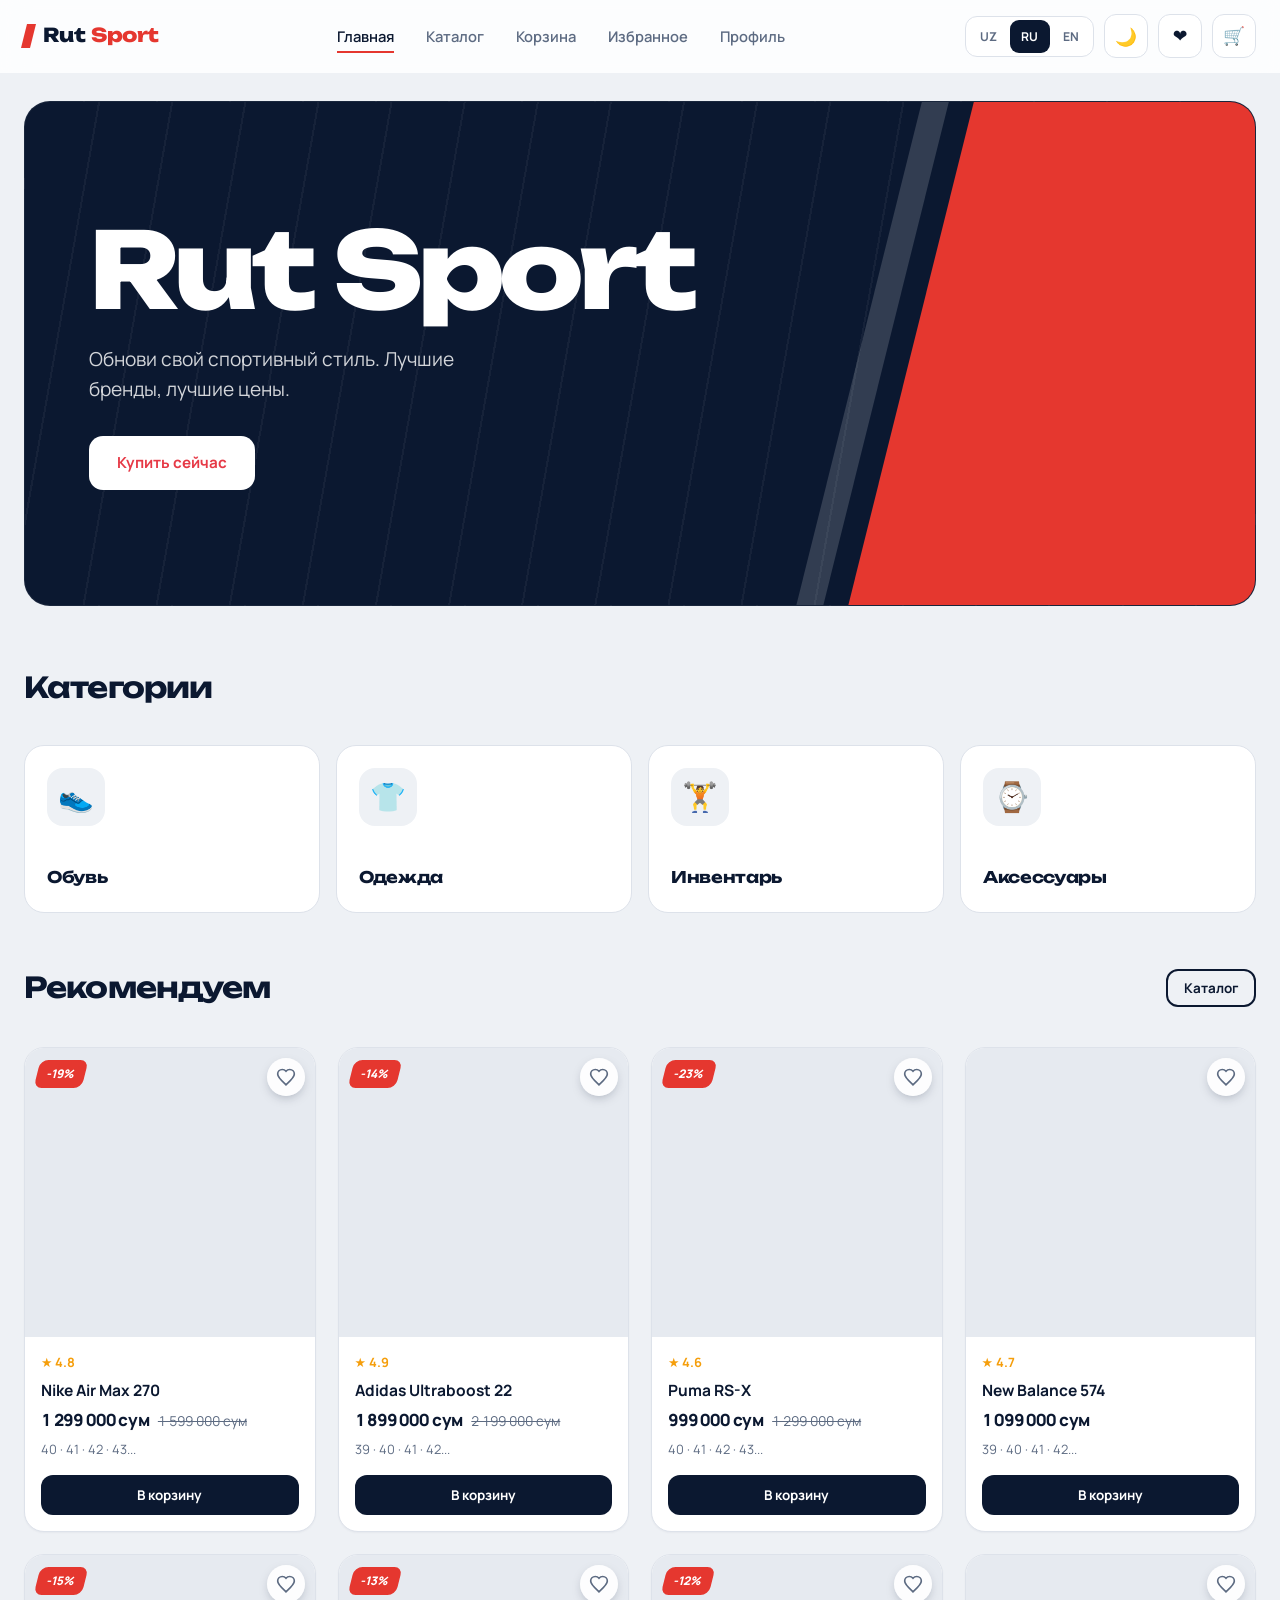
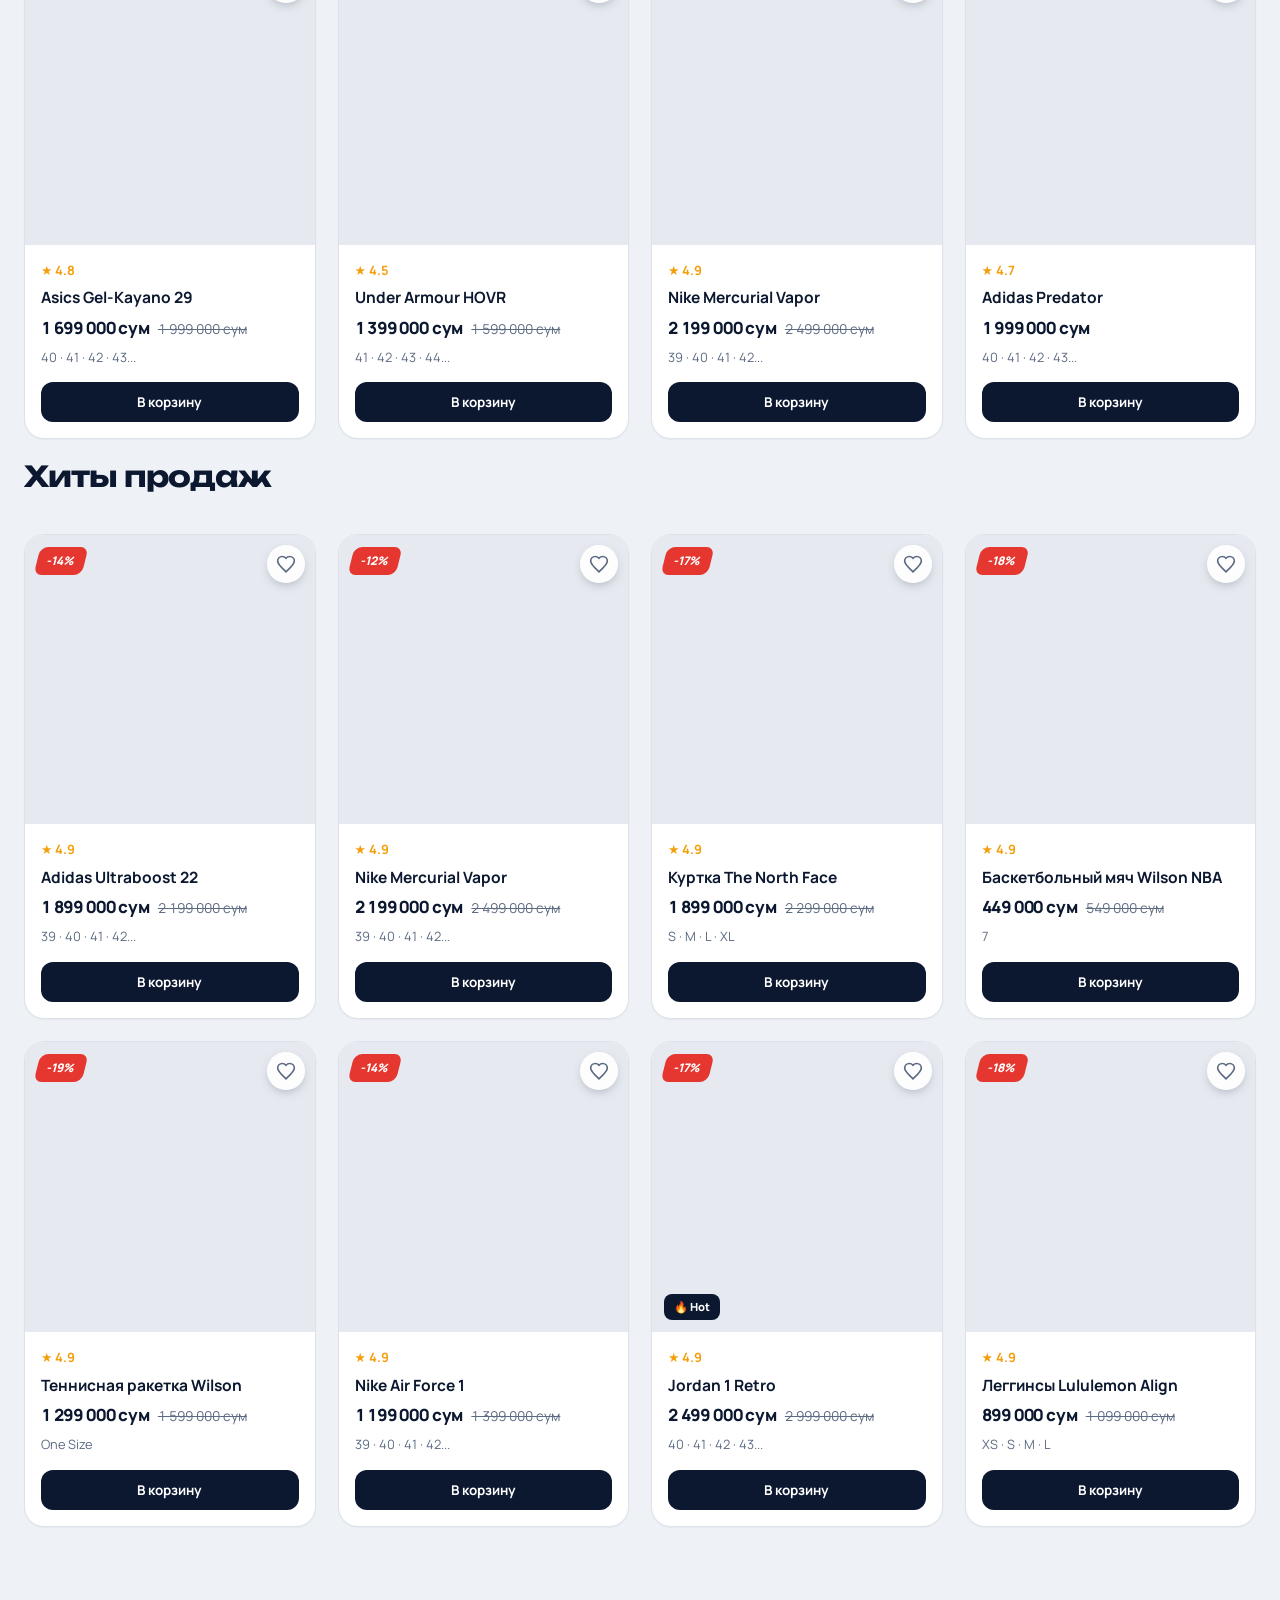
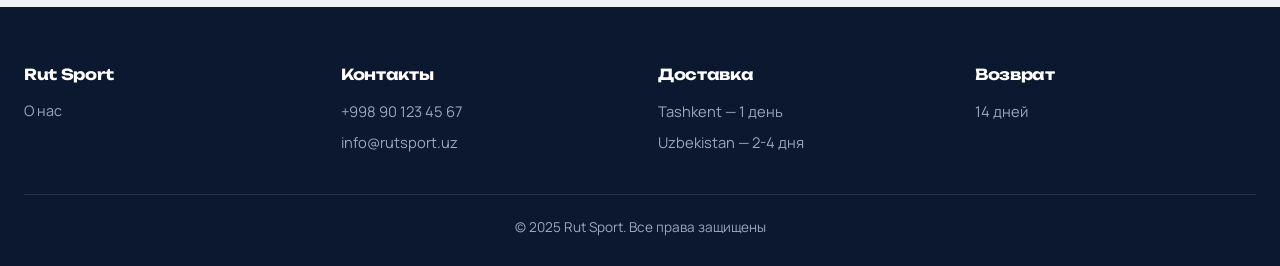
<file: index.html>
<!DOCTYPE html>
<html lang="ru" data-theme="light">
<head>
  <meta charset="UTF-8">
  <meta name="viewport" content="width=device-width, initial-scale=1.0">
  <title>Rut Sport — Спортивный магазин</title>
  <link rel="stylesheet" href="css/style.css">
</head>
<body>
  <header class="header">
    <div class="header-inner">
      <a href="index.html" class="logo">Rut <span>Sport</span></a>
      <button class="menu-toggle" id="menuToggle">☰</button>
      <nav class="nav">
        <a href="index.html" class="active" data-i18n="home">Главная</a>
        <a href="catalog.html" data-i18n="catalog">Каталог</a>
        <a href="cart.html" data-i18n="cart">Корзина</a>
        <a href="favorites.html" data-i18n="favorites">Избранное</a>
        <a href="profile.html" data-i18n="profile">Профиль</a>
      </nav>
      <div class="header-actions">
        <div class="lang-switch">
          <button class="lang-btn" data-lang="uz">UZ</button>
          <button class="lang-btn active" data-lang="ru">RU</button>
          <button class="lang-btn" data-lang="en">EN</button>
        </div>
        <button class="icon-btn" id="themeToggle" title="Тема">🌙</button>
        <a href="favorites.html" class="icon-btn">
          ❤️ <span class="badge fav-badge">0</span>
        </a>
        <a href="cart.html" class="icon-btn">
          🛒 <span class="badge cart-badge">0</span>
        </a>
      </div>
    </div>
  </header>

  <main class="main">
    <section class="hero">
      <h1 data-i18n="heroTitle">Rut Sport</h1>
      <p data-i18n="heroSubtitle">Обнови свой спортивный стиль. Лучшие бренды, лучшие цены.</p>
      <a href="catalog.html" class="btn btn-primary" style="background:#fff;color:#e63946;" data-i18n="shopNow">Купить сейчас</a>
    </section>

    <section class="mb-20">
      <h2 class="section-title" data-i18n="categories">Категории</h2>
      <div class="categories-grid">
        <a href="catalog.html?cat=shoes" class="category-card">
          <div class="icon">👟</div>
          <h3 data-i18n-cat="shoes">Обувь</h3>
        </a>
        <a href="catalog.html?cat=clothing" class="category-card">
          <div class="icon">👕</div>
          <h3 data-i18n-cat="clothing">Одежда</h3>
        </a>
        <a href="catalog.html?cat=equipment" class="category-card">
          <div class="icon">🏋️</div>
          <h3 data-i18n-cat="equipment">Инвентарь</h3>
        </a>
        <a href="catalog.html?cat=accessories" class="category-card">
          <div class="icon">⌚</div>
          <h3 data-i18n-cat="accessories">Аксессуары</h3>
        </a>
      </div>
    </section>

    <section class="mb-20">
      <h2 class="section-title">
        <span data-i18n="featured">Рекомендуем</span>
        <a href="catalog.html" class="btn btn-sm btn-outline" data-i18n="catalog">Каталог</a>
      </h2>
      <div class="products-grid" id="featuredProducts"></div>
    </section>

    <section>
      <h2 class="section-title" data-i18n="bestsellers">Хиты продаж</h2>
      <div class="products-grid" id="bestsellerProducts"></div>
    </section>
  </main>

  <footer class="footer">
    <div class="footer-inner">
      <div>
        <h4>Rut Sport</h4>
        <p style="color:var(--text-secondary);font-size:0.9rem;" data-i18n="about">О нас</p>
      </div>
      <div>
        <h4 data-i18n="contact">Контакты</h4>
        <a href="tel:+998901234567">+998 90 123 45 67</a>
        <a href="mailto:info@rutsport.uz">info@rutsport.uz</a>
      </div>
      <div>
        <h4 data-i18n="delivery">Доставка</h4>
        <a href="#">Tashkent — 1 день</a>
        <a href="#">Uzbekistan — 2-4 дня</a>
      </div>
      <div>
        <h4 data-i18n="returns">Возврат</h4>
        <a href="#">14 дней</a>
      </div>
    </div>
    <div class="footer-bottom">
      © 2025 Rut Sport. <span data-i18n="rights">Все права защищены</span>
    </div>
  </footer>

  <script src="js/products.js"></script>
  <script src="js/i18n.js"></script>
  <script src="js/app.js"></script>
  <script>
    function renderHome() {
      const lang = getLang();
      // Category names
      document.querySelectorAll('[data-i18n-cat]').forEach(el => {
        const key = el.getAttribute('data-i18n-cat');
        el.textContent = CATEGORIES[key][lang];
      });
      // Featured: first 8
      const featured = PRODUCTS.slice(0, 8);
      document.getElementById('featuredProducts').innerHTML = featured.map(productCardHTML).join('');
      // Bestsellers: highest rating
      const best = [...PRODUCTS].sort((a,b) => b.rating - a.rating).slice(0, 8);
      document.getElementById('bestsellerProducts').innerHTML = best.map(productCardHTML).join('');
    }
    window.onLangChange = renderHome;
    document.addEventListener('DOMContentLoaded', renderHome);
  </script>
</body>
</html>
</file>
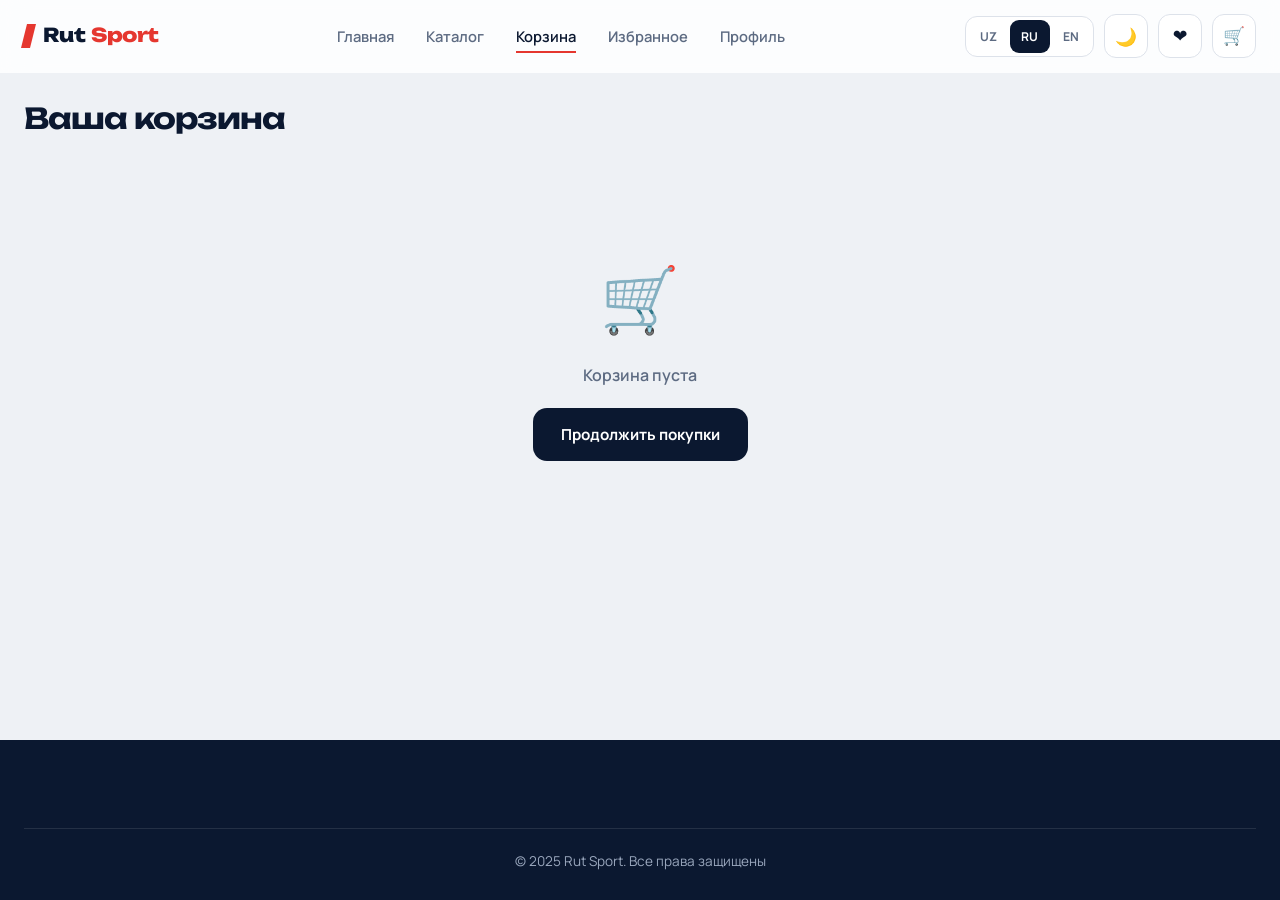
<file: cart.html>
<!DOCTYPE html>
<html lang="ru" data-theme="light">
<head>
  <meta charset="UTF-8">
  <meta name="viewport" content="width=device-width, initial-scale=1.0">
  <title>Корзина — Rut Sport</title>
  <link rel="stylesheet" href="css/style.css">
</head>
<body>
  <header class="header">
    <div class="header-inner">
      <a href="index.html" class="logo">Rut <span>Sport</span></a>
      <button class="menu-toggle" id="menuToggle">☰</button>
      <nav class="nav">
        <a href="index.html" data-i18n="home">Главная</a>
        <a href="catalog.html" data-i18n="catalog">Каталог</a>
        <a href="cart.html" class="active" data-i18n="cart">Корзина</a>
        <a href="favorites.html" data-i18n="favorites">Избранное</a>
        <a href="profile.html" data-i18n="profile">Профиль</a>
      </nav>
      <div class="header-actions">
        <div class="lang-switch">
          <button class="lang-btn" data-lang="uz">UZ</button>
          <button class="lang-btn active" data-lang="ru">RU</button>
          <button class="lang-btn" data-lang="en">EN</button>
        </div>
        <button class="icon-btn" id="themeToggle">🌙</button>
        <a href="favorites.html" class="icon-btn">❤️ <span class="badge fav-badge">0</span></a>
        <a href="cart.html" class="icon-btn">🛒 <span class="badge cart-badge">0</span></a>
      </div>
    </div>
  </header>

  <main class="main">
    <h1 class="section-title" data-i18n="yourCart">Ваша корзина</h1>
    <div id="cartContent"></div>
  </main>

  <footer class="footer">
    <div class="footer-bottom">© 2025 Rut Sport. <span data-i18n="rights">Все права защищены</span></div>
  </footer>

  <script src="js/products.js"></script>
  <script src="js/i18n.js"></script>
  <script src="js/app.js"></script>
  <script>
    function renderCart() {
      const cart = getCart();
      const lang = getLang();
      const container = document.getElementById('cartContent');

      if (cart.length === 0) {
        container.innerHTML = `
          <div class="empty-state">
            <div class="icon">🛒</div>
            <p data-i18n="emptyCart">${t('emptyCart')}</p>
            <a href="catalog.html" class="btn btn-primary mt-20" data-i18n="continueShopping">${t('continueShopping')}</a>
          </div>
        `;
        return;
      }

      let html = '<div class="cart-list">';
      cart.forEach(item => {
        const p = PRODUCTS.find(pr => pr.id === item.id);
        if (!p) return;
        html += `
          <div class="cart-item">
            <a href="product.html?id=${p.id}"><img src="${p.image}" alt="${p.name[lang]}" onerror="this.src='https://via.placeholder.com/100'"></a>
            <div class="cart-item-info">
              <h3><a href="product.html?id=${p.id}">${p.name[lang]}</a></h3>
              <div class="meta">${t('size')}: ${item.size}</div>
              <div class="price">${formatPrice(p.price)}</div>
              <div class="qty-control" style="margin-top:8px;">
                <button onclick="updateCartQty(${p.id}, '${item.size}', ${item.qty - 1})">−</button>
                <span>${item.qty}</span>
                <button onclick="updateCartQty(${p.id}, '${item.size}', ${item.qty + 1})">+</button>
              </div>
            </div>
            <div style="text-align:right;">
              <div class="price" style="margin-bottom:8px;">${formatPrice(p.price * item.qty)}</div>
              <button class="btn btn-sm btn-outline" onclick="removeFromCart(${p.id}, '${item.size}')" data-i18n="remove">${t('remove')}</button>
            </div>
          </div>
        `;
      });
      html += '</div>';
      html += `
        <div class="cart-summary">
          <div class="row total">
            <span data-i18n="total">${t('total')}</span>
            <span>${formatPrice(getCartTotal())}</span>
          </div>
          <button class="btn btn-primary btn-block" id="checkoutBtn" onclick="checkout()" data-i18n="checkout">${t('checkout')}</button>
        </div>
      `;
      container.innerHTML = html;
    }

    window.onLangChange = renderCart;
    document.addEventListener('DOMContentLoaded', renderCart);
  </script>
</body>
</html>
</file>
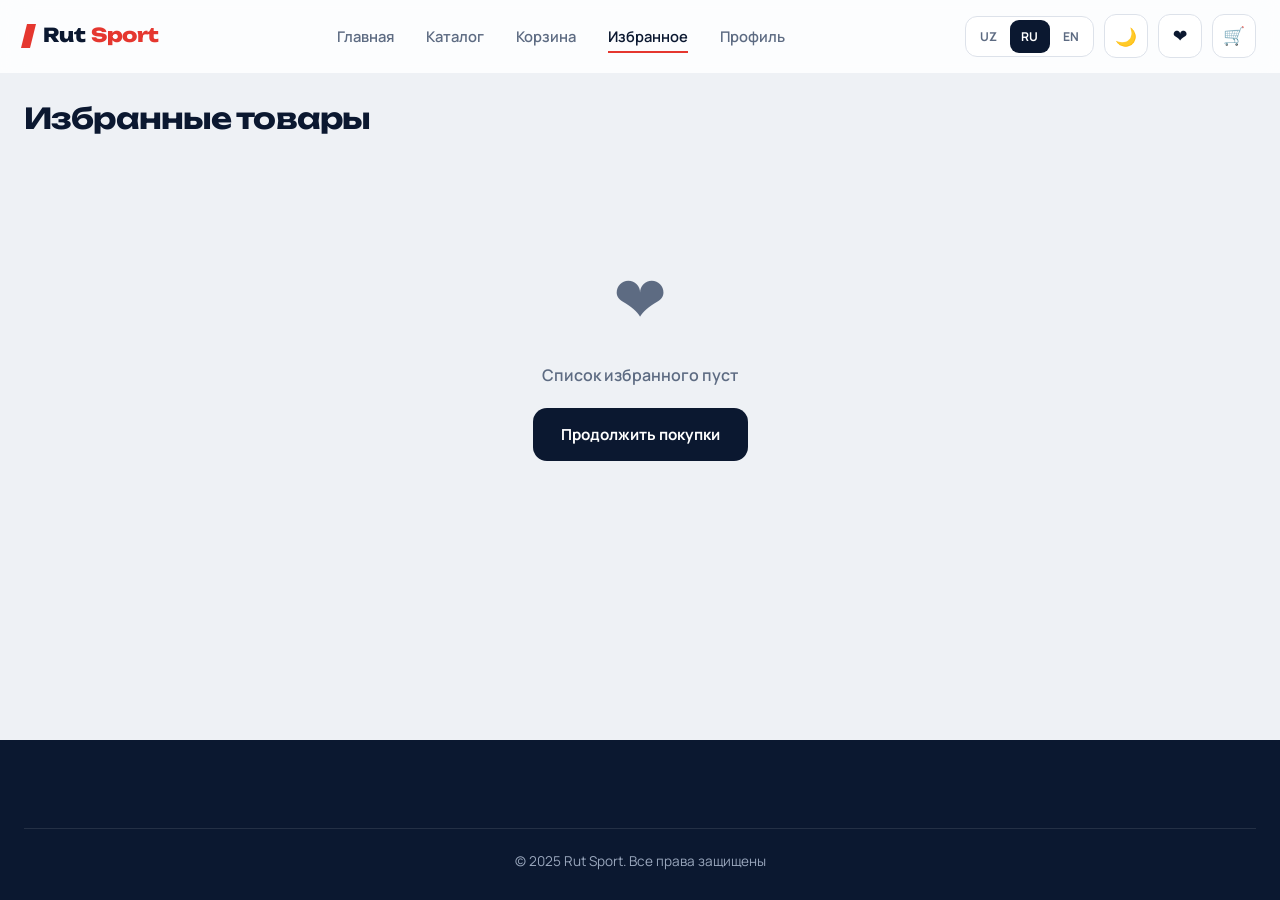
<file: favorites.html>
<!DOCTYPE html>
<html lang="ru" data-theme="light">
<head>
  <meta charset="UTF-8">
  <meta name="viewport" content="width=device-width, initial-scale=1.0">
  <title>Избранное — Rut Sport</title>
  <link rel="stylesheet" href="css/style.css">
</head>
<body>
  <header class="header">
    <div class="header-inner">
      <a href="index.html" class="logo">Rut <span>Sport</span></a>
      <button class="menu-toggle" id="menuToggle">☰</button>
      <nav class="nav">
        <a href="index.html" data-i18n="home">Главная</a>
        <a href="catalog.html" data-i18n="catalog">Каталог</a>
        <a href="cart.html" data-i18n="cart">Корзина</a>
        <a href="favorites.html" class="active" data-i18n="favorites">Избранное</a>
        <a href="profile.html" data-i18n="profile">Профиль</a>
      </nav>
      <div class="header-actions">
        <div class="lang-switch">
          <button class="lang-btn" data-lang="uz">UZ</button>
          <button class="lang-btn active" data-lang="ru">RU</button>
          <button class="lang-btn" data-lang="en">EN</button>
        </div>
        <button class="icon-btn" id="themeToggle">🌙</button>
        <a href="favorites.html" class="icon-btn">❤️ <span class="badge fav-badge">0</span></a>
        <a href="cart.html" class="icon-btn">🛒 <span class="badge cart-badge">0</span></a>
      </div>
    </div>
  </header>

  <main class="main">
    <h1 class="section-title" data-i18n="yourFavorites">Избранные товары</h1>
    <div id="favContent"></div>
  </main>

  <footer class="footer">
    <div class="footer-bottom">© 2025 Rut Sport. <span data-i18n="rights">Все права защищены</span></div>
  </footer>

  <script src="js/products.js"></script>
  <script src="js/i18n.js"></script>
  <script src="js/app.js"></script>
  <script>
    function renderFavorites() {
      const favs = getFavorites();
      const lang = getLang();
      const container = document.getElementById('favContent');

      if (favs.length === 0) {
        container.innerHTML = `
          <div class="empty-state">
            <div class="icon">❤️</div>
            <p data-i18n="emptyFavorites">${t('emptyFavorites')}</p>
            <a href="catalog.html" class="btn btn-primary mt-20" data-i18n="continueShopping">${t('continueShopping')}</a>
          </div>
        `;
        return;
      }

      const list = favs.map(id => PRODUCTS.find(p => p.id === id)).filter(Boolean);
      container.innerHTML = `<div class="products-grid">${list.map(productCardHTML).join('')}</div>`;
    }

    window.onLangChange = renderFavorites;
    document.addEventListener('DOMContentLoaded', renderFavorites);
  </script>
</body>
</html>
</file>
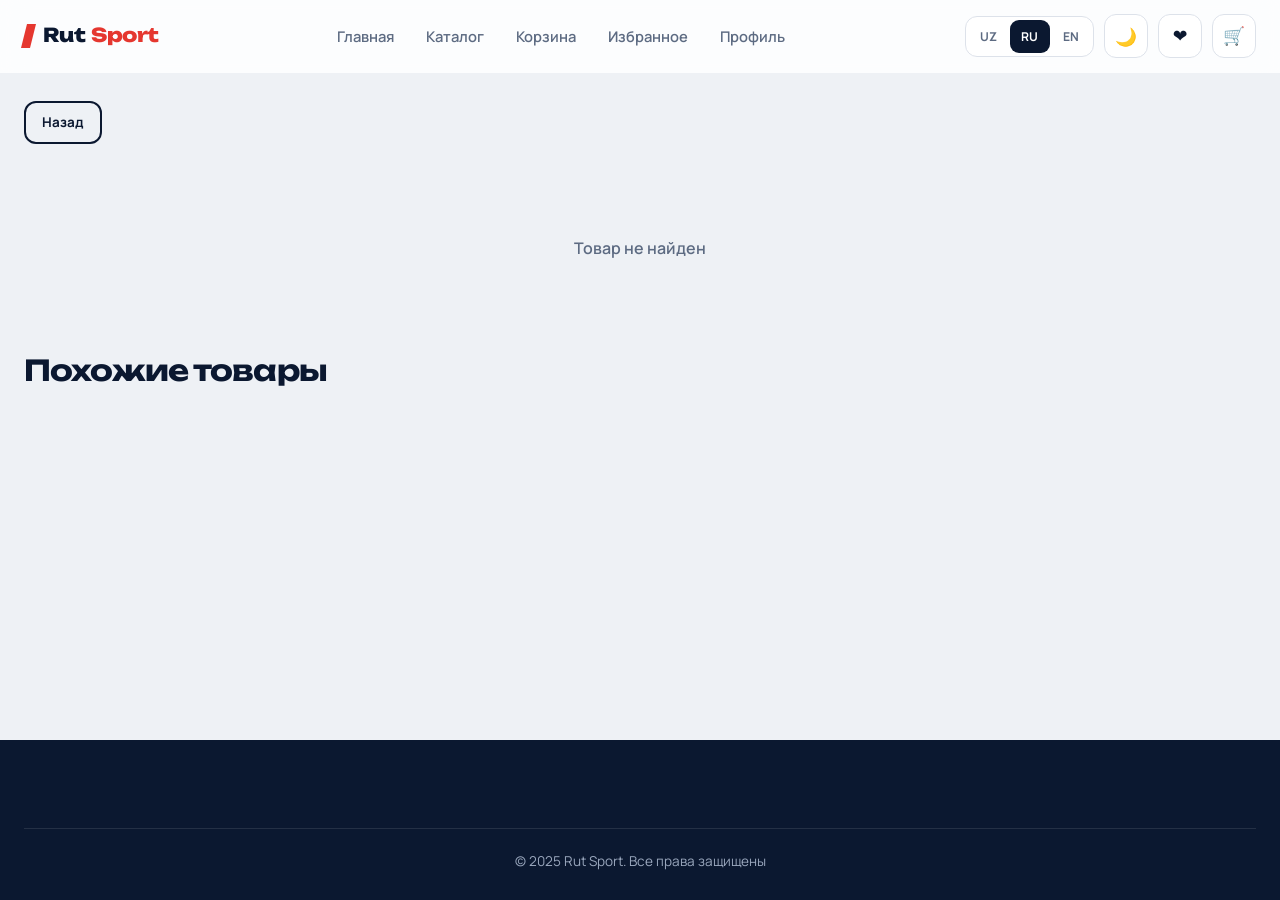
<file: product.html>
<!DOCTYPE html>
<html lang="ru" data-theme="light">
<head>
  <meta charset="UTF-8">
  <meta name="viewport" content="width=device-width, initial-scale=1.0">
  <title>Товар — Rut Sport</title>
  <link rel="stylesheet" href="css/style.css">
</head>
<body>
  <header class="header">
    <div class="header-inner">
      <a href="index.html" class="logo">Rut <span>Sport</span></a>
      <button class="menu-toggle" id="menuToggle">☰</button>
      <nav class="nav">
        <a href="index.html" data-i18n="home">Главная</a>
        <a href="catalog.html" data-i18n="catalog">Каталог</a>
        <a href="cart.html" data-i18n="cart">Корзина</a>
        <a href="favorites.html" data-i18n="favorites">Избранное</a>
        <a href="profile.html" data-i18n="profile">Профиль</a>
      </nav>
      <div class="header-actions">
        <div class="lang-switch">
          <button class="lang-btn" data-lang="uz">UZ</button>
          <button class="lang-btn active" data-lang="ru">RU</button>
          <button class="lang-btn" data-lang="en">EN</button>
        </div>
        <button class="icon-btn" id="themeToggle">🌙</button>
        <a href="favorites.html" class="icon-btn">❤️ <span class="badge fav-badge">0</span></a>
        <a href="cart.html" class="icon-btn">🛒 <span class="badge cart-badge">0</span></a>
      </div>
    </div>
  </header>

  <main class="main">
    <a href="catalog.html" class="btn btn-sm btn-outline mb-20" data-i18n="back">← Назад</a>
    <div id="productContent"></div>
    <section class="mt-20">
      <h2 class="section-title" data-i18n="related">Похожие товары</h2>
      <div class="products-grid" id="relatedProducts"></div>
    </section>
  </main>

  <footer class="footer">
    <div class="footer-bottom">© 2025 Rut Sport. <span data-i18n="rights">Все права защищены</span></div>
  </footer>

  <script src="js/products.js"></script>
  <script src="js/i18n.js"></script>
  <script src="js/app.js"></script>
  <script>
    let selectedSize = null;
    let selectedColor = null;
    let qty = 1;
    let currentProduct = null;

    function renderProduct() {
      const id = parseInt(new URLSearchParams(location.search).get('id'));
      const p = PRODUCTS.find(pr => pr.id === id);
      if (!p) {
        document.getElementById('productContent').innerHTML = '<p class="empty-state">Товар не найден</p>';
        return;
      }
      currentProduct = p;
      const lang = getLang();
      if (!selectedSize) selectedSize = p.sizes[0];
      if (!selectedColor) selectedColor = p.colors[0];

      const isFav = isFavorite(p.id);
      const discount = p.oldPrice ? Math.round((1 - p.price / p.oldPrice) * 100) : 0;

      document.title = p.name[lang] + ' — Rut Sport';

      document.getElementById('productContent').innerHTML = `
        <div class="product-detail">
          <div class="product-gallery">
            <img src="${p.image}" alt="${p.name[lang]}" onerror="this.src='https://via.placeholder.com/600x600?text=Rut+Sport'">
          </div>
          <div class="product-detail-info">
            <h1>${p.name[lang]}</h1>
            <div class="rating">★ ${p.rating} · ${p.stock > 0 ? t('inStock') : t('outOfStock')} (${p.stock})</div>
            <div class="prices">
              <span class="price">${formatPrice(p.price)}</span>
              ${p.oldPrice ? `<span class="old-price">${formatPrice(p.oldPrice)}</span>` : ''}
              ${discount ? `<span class="badge-discount">-${discount}%</span>` : ''}
            </div>
            <div class="size-selector">
              <h4 data-i18n="size">${t('size')}</h4>
              <div class="size-options">
                ${p.sizes.map(s => `<button class="size-btn ${s === selectedSize ? 'active' : ''}" onclick="selectSize('${s}')">${s}</button>`).join('')}
              </div>
            </div>
            <div class="color-selector">
              <h4 data-i18n="color">${t('color')}</h4>
              <div class="color-options">
                ${p.colors.map(c => `<button class="color-btn ${c === selectedColor ? 'active' : ''}" onclick="selectColor('${c}')">${c}</button>`).join('')}
              </div>
            </div>
            <div class="qty-control">
              <button onclick="changeQty(-1)">−</button>
              <span id="qtyVal">${qty}</span>
              <button onclick="changeQty(1)">+</button>
            </div>
            <div class="action-btns">
              <button class="btn btn-primary" onclick="addToCart(${p.id}, selectedSize, qty)">${t('addToCart')}</button>
              <button class="btn btn-outline fav-btn-detail ${isFav ? 'active' : ''}" onclick="toggleFavorite(${p.id}); renderProduct();">
                ${isFav ? '❤️ ' + t('removeFromFav') : '🤍 ' + t('addToFav')}
              </button>
            </div>
            <div class="product-desc">
              <h3 data-i18n="description">${t('description')}</h3>
              <p>${p.description[lang]}</p>
            </div>
          </div>
        </div>
      `;

      // Related
      const related = PRODUCTS.filter(pr => pr.category === p.category && pr.id !== p.id).slice(0, 4);
      document.getElementById('relatedProducts').innerHTML = related.map(productCardHTML).join('');
    }

    function selectSize(s) { selectedSize = s; renderProduct(); }
    function selectColor(c) { selectedColor = c; renderProduct(); }
    function changeQty(d) { qty = Math.max(1, qty + d); document.getElementById('qtyVal').textContent = qty; }

    window.onLangChange = () => { selectedSize = null; selectedColor = null; renderProduct(); };
    document.addEventListener('DOMContentLoaded', renderProduct);
  </script>
</body>
</html>
</file>
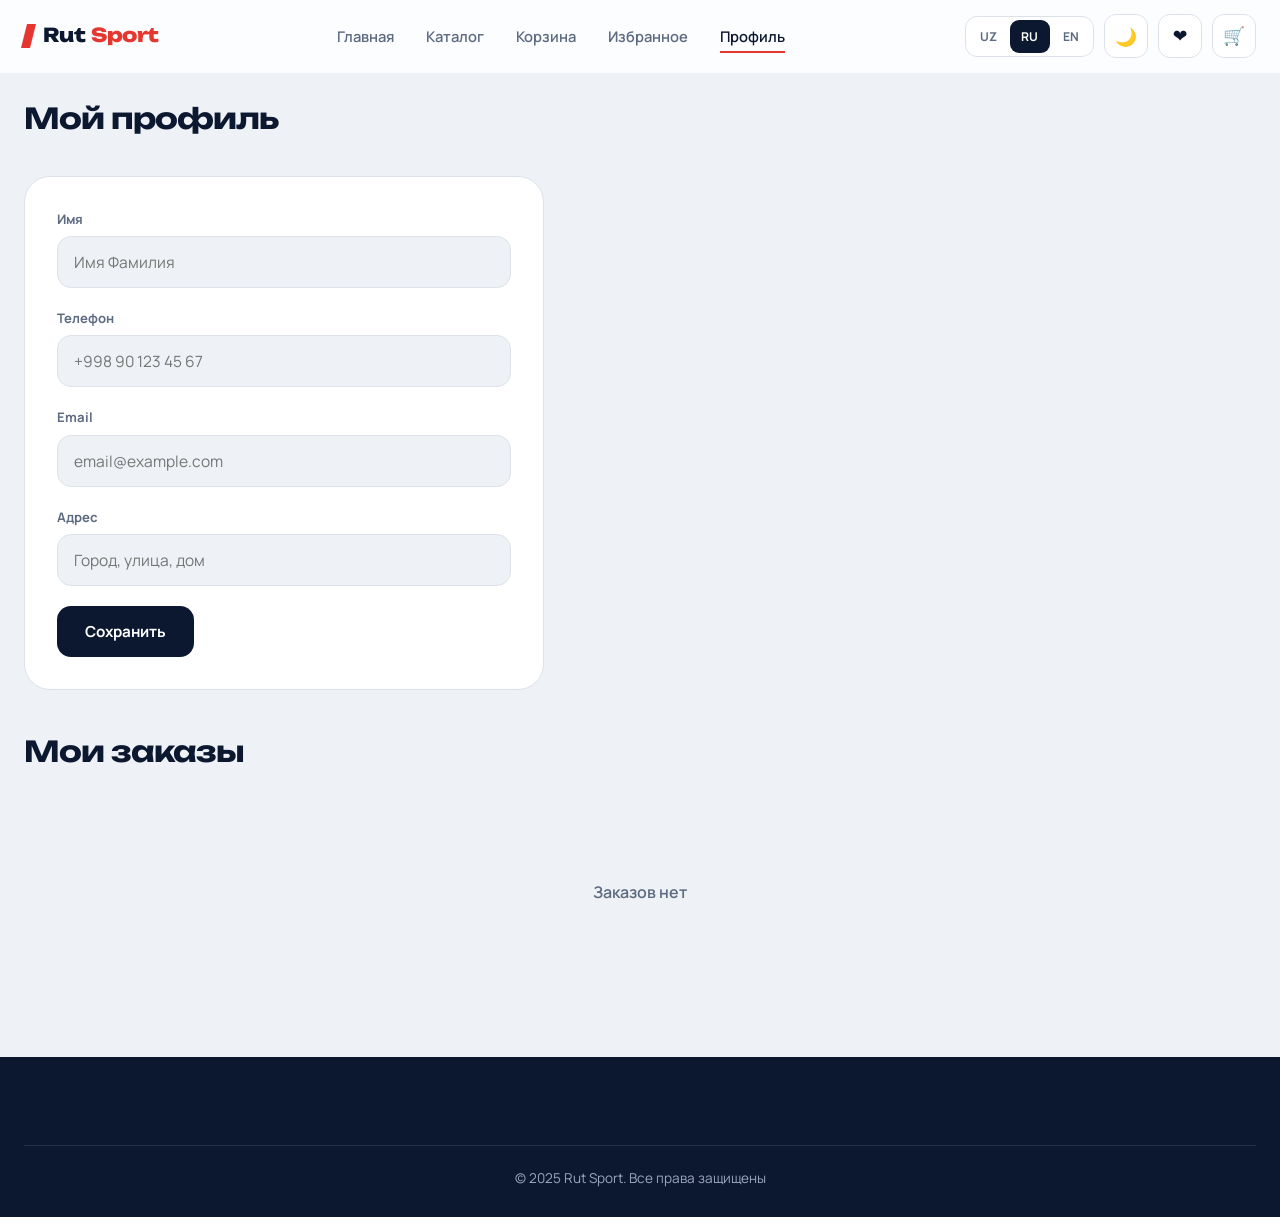
<file: profile.html>
<!DOCTYPE html>
<html lang="ru" data-theme="light">
<head>
  <meta charset="UTF-8">
  <meta name="viewport" content="width=device-width, initial-scale=1.0">
  <title>Профиль — Rut Sport</title>
  <link rel="stylesheet" href="css/style.css">
</head>
<body>
  <header class="header">
    <div class="header-inner">
      <a href="index.html" class="logo">Rut <span>Sport</span></a>
      <button class="menu-toggle" id="menuToggle">☰</button>
      <nav class="nav">
        <a href="index.html" data-i18n="home">Главная</a>
        <a href="catalog.html" data-i18n="catalog">Каталог</a>
        <a href="cart.html" data-i18n="cart">Корзина</a>
        <a href="favorites.html" data-i18n="favorites">Избранное</a>
        <a href="profile.html" class="active" data-i18n="profile">Профиль</a>
      </nav>
      <div class="header-actions">
        <div class="lang-switch">
          <button class="lang-btn" data-lang="uz">UZ</button>
          <button class="lang-btn active" data-lang="ru">RU</button>
          <button class="lang-btn" data-lang="en">EN</button>
        </div>
        <button class="icon-btn" id="themeToggle">🌙</button>
        <a href="favorites.html" class="icon-btn">❤️ <span class="badge fav-badge">0</span></a>
        <a href="cart.html" class="icon-btn">🛒 <span class="badge cart-badge">0</span></a>
      </div>
    </div>
  </header>

  <main class="main">
    <h1 class="section-title" data-i18n="myProfile">Мой профиль</h1>
    <div class="profile-card">
      <div class="form-group">
        <label data-i18n="name">Имя</label>
        <input type="text" id="profName" placeholder="Имя Фамилия">
      </div>
      <div class="form-group">
        <label data-i18n="phone">Телефон</label>
        <input type="tel" id="profPhone" placeholder="+998 90 123 45 67">
      </div>
      <div class="form-group">
        <label data-i18n="email">Email</label>
        <input type="email" id="profEmail" placeholder="email@example.com">
      </div>
      <div class="form-group">
        <label data-i18n="address">Адрес</label>
        <input type="text" id="profAddress" placeholder="Город, улица, дом">
      </div>
      <button class="btn btn-primary" onclick="saveProfileForm()" data-i18n="save">Сохранить</button>
    </div>

    <div class="orders-list">
      <h2 class="section-title" data-i18n="orders">Мои заказы</h2>
      <div id="ordersList"></div>
    </div>
  </main>

  <footer class="footer">
    <div class="footer-bottom">© 2025 Rut Sport. <span data-i18n="rights">Все права защищены</span></div>
  </footer>

  <script src="js/products.js"></script>
  <script src="js/i18n.js"></script>
  <script src="js/app.js"></script>
  <script>
    function loadProfile() {
      const p = getProfile();
      document.getElementById('profName').value = p.name || '';
      document.getElementById('profPhone').value = p.phone || '';
      document.getElementById('profEmail').value = p.email || '';
      document.getElementById('profAddress').value = p.address || '';
    }

    function saveProfileForm() {
      saveProfile({
        name: document.getElementById('profName').value.trim(),
        phone: document.getElementById('profPhone').value.trim(),
        email: document.getElementById('profEmail').value.trim(),
        address: document.getElementById('profAddress').value.trim()
      });
      showToast(t('save') + ' ✓');
    }

    function renderOrders() {
      const orders = JSON.parse(localStorage.getItem('orders') || '[]');
      const lang = getLang();
      const container = document.getElementById('ordersList');
      if (orders.length === 0) {
        container.innerHTML = `<p class="empty-state" data-i18n="noOrders">${t('noOrders')}</p>`;
        return;
      }
      container.innerHTML = orders.map(o => {
        const itemsText = o.items.map(i => {
          const p = PRODUCTS.find(pr => pr.id === i.id);
          return p ? `${p.name[lang]} ×${i.qty}` : '';
        }).filter(Boolean).join(', ');
        return `
          <div class="order-card">
            <div class="order-header">
              <span>#${o.id}</span>
              <span>${new Date(o.date).toLocaleString(lang === 'uz' ? 'uz-UZ' : lang === 'en' ? 'en-US' : 'ru-RU')}</span>
            </div>
            <div class="order-items">${itemsText}</div>
            <div class="price" style="margin-top:8px;">${formatPrice(o.total)}</div>
          </div>
        `;
      }).join('');
    }

    window.onLangChange = () => { applyTranslations(); renderOrders(); };
    document.addEventListener('DOMContentLoaded', () => {
      loadProfile();
      renderOrders();
    });
  </script>
</body>
</html>
</file>
<file: css/style.css>
@import url('https://fonts.googleapis.com/css2?family=Manrope:wght@400;500;600;700;800&family=Unbounded:wght@500;700;800&display=swap');

/* =====================================================================
   RUT SPORT — design system
   Идея: трек и скорость. Диагональ -14° (наклон бегуна) — единый мотив:
   переходы между страницами, hero, hover-эффекты кнопок и карточек.
   Шрифты: Unbounded (заголовки, логотип) + Manrope (текст, цены).
   ===================================================================== */

/* ===== TOKENS ===== */
:root {
  --navy: #0b1830;
  --bg: #eef1f5;
  --bg-card: #ffffff;
  --bg-header: #ffffff;
  --text: #0b1830;
  --text-secondary: #5d6b82;
  --primary: #e5372f;
  --primary-hover: #c92a23;
  --accent: #0b1830;
  --border: #dde2ea;
  --btn-bg: #0b1830;
  --btn-fg: #ffffff;
  --sk1: #e6eaf0;
  --sk2: #f4f6f9;
  --success: #10b981;
  --warning: #f59e0b;

  --shadow: 0 1px 2px rgba(11, 24, 48, 0.04);
  --shadow-lift: 0 22px 44px -22px rgba(11, 24, 48, 0.38);

  --radius: 14px;
  --radius-lg: 20px;
  --radius-xl: 26px;
  --skew: -14deg;

  --ease-out: cubic-bezier(0.2, 0.8, 0.2, 1);
  --ease-io: cubic-bezier(0.76, 0, 0.24, 1);
  --spring: cubic-bezier(0.34, 1.56, 0.64, 1);

  --font-display: 'Unbounded', 'Segoe UI', system-ui, sans-serif;
  --font-body: 'Manrope', 'Segoe UI', system-ui, -apple-system, sans-serif;
}

[data-theme="dark"] {
  --bg: #080d18;
  --bg-card: #111a2c;
  --bg-header: #0c1424;
  --text: #eef2f8;
  --text-secondary: #94a1b8;
  --primary: #ff4a40;
  --primary-hover: #e5372f;
  --accent: #6ea0ff;
  --border: #223048;
  --btn-bg: #eef2f8;
  --btn-fg: #0b1830;
  --sk1: #18233a;
  --sk2: #22304c;
  --shadow-lift: 0 22px 44px -22px rgba(0, 0, 0, 0.8);
}

/* ===== BASE ===== */
* { margin: 0; padding: 0; box-sizing: border-box; }

html {
  scroll-behavior: smooth;
  scrollbar-width: thin;
  scrollbar-color: var(--border) transparent;
  background: var(--bg);
}

body {
  font-family: var(--font-body);
  background: var(--bg);
  color: var(--text);
  line-height: 1.55;
  min-height: 100vh;
  display: flex;
  flex-direction: column;
  -webkit-font-smoothing: antialiased;
  overflow-x: hidden;
}

a { color: inherit; text-decoration: none; }
img { max-width: 100%; display: block; }
button, input, select { font-family: inherit; }
::selection { background: var(--primary); color: #fff; }

:focus-visible {
  outline: 2px solid var(--primary);
  outline-offset: 3px;
  border-radius: 6px;
}

/* Плавная смена темы (класс вешает JS на 500 мс) */
.theme-anim,
.theme-anim *,
.theme-anim *::before,
.theme-anim *::after {
  transition: background-color 0.4s ease, border-color 0.4s ease, color 0.4s ease,
              fill 0.4s ease, stroke 0.4s ease, box-shadow 0.4s ease !important;
}

/* =====================================================================
   PAGE TRANSITIONS — две диагональные панели
   html::before/::after  — «входящая» (при загрузке уходит вправо)
   body::before/::after  — «исходящая» (при клике заезжает слева)
   Работает на чистом CSS: панели закрывают страницу с первого кадра.
   ===================================================================== */
html::before,
html::after,
body::before,
body::after {
  position: fixed;
  top: 0;
  bottom: 0;
  left: -25vw;
  width: 150vw;
  pointer-events: none;
}

html::before,
body::before {
  content: "";
  background: var(--primary);
  z-index: 10000;
}

html::after,
body::after {
  content: "RUT SPORT";
  z-index: 10001;
  display: flex;
  align-items: center;
  justify-content: center;
  background: var(--navy);
  color: #fff;
  font-family: var(--font-display);
  font-weight: 800;
  font-size: clamp(1.6rem, 6vw, 3.2rem);
  letter-spacing: 0.04em;
}

/* вход: навy уходит первой, красная следом */
html::before { transform: skewX(var(--skew)); animation: panel-out 0.7s var(--ease-io) 0.32s both; }
html::after  { transform: skewX(var(--skew)); animation: panel-out 0.7s var(--ease-io) 0.18s both; }

@keyframes panel-out {
  from { transform: translateX(0) skewX(var(--skew)); }
  to   { transform: translateX(105%) skewX(var(--skew)); visibility: hidden; }
}

/* выход: красная заезжает первой, навy следом */
body::before,
body::after {
  transform: translateX(-105%) skewX(var(--skew));
  visibility: hidden;
}

html.leaving body::before,
html.leaving body::after {
  visibility: visible;
  transform: translateX(0) skewX(var(--skew));
  transition: transform 0.4s var(--ease-io);
}
html.leaving body::after { transition-delay: 0.08s; }

/* =====================================================================
   HEADER
   ===================================================================== */
.header {
  position: sticky;
  top: 0;
  z-index: 100;
  background: color-mix(in srgb, var(--bg-header) 84%, transparent);
  -webkit-backdrop-filter: saturate(1.6) blur(14px);
  backdrop-filter: saturate(1.6) blur(14px);
  border-bottom: 1px solid transparent;
  transition: transform 0.45s var(--ease-out), border-color 0.3s, box-shadow 0.3s;
}

.header.scrolled {
  border-color: var(--border);
  box-shadow: 0 10px 30px -20px rgba(11, 24, 48, 0.45);
}

.header.is-hidden { transform: translateY(-100%); }

.header-inner {
  max-width: 1320px;
  margin: 0 auto;
  padding: 0 24px;
  display: flex;
  align-items: center;
  justify-content: space-between;
  height: 72px;
  gap: 16px;
}

.logo {
  font-family: var(--font-display);
  font-size: 1.2rem;
  font-weight: 800;
  letter-spacing: -0.03em;
  color: var(--text);
  display: flex;
  align-items: center;
  gap: 10px;
  white-space: nowrap;
}

.logo::before {
  content: "";
  width: 9px;
  height: 24px;
  background: var(--primary);
  transform: skewX(var(--skew));
  transition: transform 0.45s var(--spring), width 0.3s;
}

.logo:hover::before { transform: skewX(14deg) scaleY(1.1); width: 13px; }
.logo span { color: var(--primary); margin-left: -4px; }

.nav { display: flex; align-items: center; gap: 4px; }

.nav a {
  position: relative;
  padding: 10px 14px;
  font-weight: 600;
  font-size: 0.92rem;
  color: var(--text-secondary);
  transition: color 0.25s;
}

.nav a::after {
  content: "";
  position: absolute;
  left: 14px;
  right: 14px;
  bottom: 4px;
  height: 2px;
  background: var(--primary);
  transform: scaleX(0);
  transform-origin: right;
  transition: transform 0.4s var(--ease-out);
}

.nav a:hover,
.nav a.active { color: var(--text); }

.nav a:hover::after,
.nav a.active::after { transform: scaleX(1); transform-origin: left; }

.header-actions { display: flex; align-items: center; gap: 10px; }

.icon-btn {
  width: 44px;
  height: 44px;
  border: 1px solid var(--border);
  background: var(--bg-card);
  border-radius: 12px;
  cursor: pointer;
  display: flex;
  align-items: center;
  justify-content: center;
  font-size: 1.1rem;
  position: relative;
  color: var(--text);
  transition: transform 0.3s var(--spring), border-color 0.25s, box-shadow 0.25s;
}

.icon-btn:hover {
  transform: translateY(-2px);
  border-color: var(--text);
  box-shadow: 0 8px 18px -10px rgba(11, 24, 48, 0.5);
}

.icon-btn:active { transform: scale(0.94); }
.icon-btn.hit { animation: cart-hit 0.45s var(--spring); }
#themeToggle.spin { animation: spin 0.6s var(--ease-out); }

.badge {
  position: absolute;
  top: -7px;
  right: -7px;
  background: var(--primary);
  color: #fff;
  font-family: var(--font-body);
  font-size: 0.68rem;
  font-weight: 800;
  min-width: 20px;
  height: 20px;
  border-radius: 10px;
  border: 2px solid var(--bg-header);
  display: none;
  align-items: center;
  justify-content: center;
  padding: 0 5px;
}

.badge.bump { animation: bump 0.55s var(--spring); }

.lang-switch {
  display: flex;
  gap: 2px;
  background: var(--bg-card);
  border: 1px solid var(--border);
  padding: 3px;
  border-radius: 12px;
}

.lang-btn {
  border: none;
  background: transparent;
  padding: 8px 11px;
  border-radius: 9px;
  cursor: pointer;
  font-weight: 700;
  font-size: 0.76rem;
  letter-spacing: 0.02em;
  color: var(--text-secondary);
  transition: background 0.25s, color 0.25s, transform 0.2s;
}

.lang-btn:hover { color: var(--text); }
.lang-btn:active { transform: scale(0.94); }
.lang-btn.active { background: var(--btn-bg); color: var(--btn-fg); }

.menu-toggle {
  display: none;
  width: 44px;
  height: 44px;
  border: 1px solid var(--border);
  background: var(--bg-card);
  color: var(--text);
  border-radius: 12px;
  cursor: pointer;
  font-size: 1.3rem;
  transition: transform 0.2s;
}
.menu-toggle:active { transform: scale(0.94); }

/* =====================================================================
   LAYOUT
   ===================================================================== */
.main {
  flex: 1;
  width: 100%;
  max-width: 1320px;
  margin: 0 auto;
  padding: 28px 24px 80px;
}

/* ===== HERO — главный момент страницы ===== */
.hero {
  position: relative;
  isolation: isolate;
  overflow: hidden;
  color: #fff;
  text-align: left;
  border-radius: var(--radius-xl);
  padding: clamp(52px, 9vw, 116px) clamp(24px, 5vw, 68px);
  margin-bottom: 64px;
  border: 1px solid rgba(255, 255, 255, 0.06);
  background:
    repeating-linear-gradient(100deg, rgba(255, 255, 255, 0.045) 0 2px, transparent 2px 72px),
    var(--navy);
}

.hero::before,
.hero::after {
  content: "";
  position: absolute;
  z-index: -1;
  top: -10%;
  bottom: -10%;
  transform: skewX(var(--skew));
}

.hero::before {
  right: -6%;
  width: 34%;
  background: var(--primary);
  animation: slash-in 1s var(--ease-out) 0.5s both;
}

.hero::after {
  right: 30%;
  width: 2.2%;
  background: rgba(255, 255, 255, 0.16);
  animation: slash-in 1s var(--ease-out) 0.7s both;
}

@keyframes slash-in {
  from { transform: translateX(70%) skewX(var(--skew)); opacity: 0; }
  to   { transform: translateX(0) skewX(var(--skew)); opacity: 1; }
}

.hero h1 {
  font-family: var(--font-display);
  font-weight: 800;
  font-size: clamp(2.3rem, 9.5vw, 6.6rem);
  line-height: 1;
  letter-spacing: -0.05em;
  margin-bottom: 22px;
  white-space: nowrap;
}

.ch-wrap { display: inline-block; overflow: hidden; vertical-align: top; padding: 0.04em 0 0.1em; }

.ch {
  display: inline-block;
  transform: translateY(115%);
  animation: ch-rise 0.85s var(--ease-out) calc(0.6s + var(--c) * 55ms) forwards;
}

@keyframes ch-rise { to { transform: translateY(0); } }

.hero p {
  font-size: clamp(1rem, 2vw, 1.2rem);
  color: rgba(255, 255, 255, 0.82);
  max-width: 440px;
  margin-bottom: 32px;
  animation: rise 0.9s var(--ease-out) 1.05s both;
}

.hero .btn { animation: rise 0.9s var(--ease-out) 1.2s both; }

@keyframes rise {
  from { opacity: 0; transform: translateY(20px); }
  to   { opacity: 1; transform: none; }
}

/* ===== BUTTONS — диагональная заливка ===== */
.btn {
  position: relative;
  isolation: isolate;
  overflow: hidden;
  display: inline-flex;
  align-items: center;
  justify-content: center;
  gap: 8px;
  padding: 13px 26px;
  border: 2px solid transparent;
  border-radius: var(--radius);
  font-weight: 700;
  font-size: 0.95rem;
  cursor: pointer;
  transition: color 0.3s, border-color 0.3s, transform 0.2s var(--ease-out), opacity 0.2s;
}

.btn::before {
  content: "";
  position: absolute;
  z-index: -1;
  inset: 0 -15%;
  background: var(--primary);
  transform: translateX(-110%) skewX(var(--skew));
  transition: transform 0.5s var(--ease-io);
}

.btn:hover::before { transform: translateX(0) skewX(var(--skew)); }
.btn:active { transform: scale(0.97); }

.btn-primary { background: var(--btn-bg); color: var(--btn-fg); }
.btn-primary:hover { color: #fff; }

.btn-outline { background: transparent; border-color: var(--text); color: var(--text); }
.btn-outline:hover { color: #fff; border-color: var(--primary); }

.btn-hero { background: #fff; color: var(--navy); }
.btn-hero:hover { color: #fff; }

.btn-sm { padding: 9px 16px; font-size: 0.84rem; border-radius: 12px; }
.btn-block { width: 100%; }
.btn:disabled { opacity: 0.55; cursor: not-allowed; }
.btn:disabled::before { display: none; }

/* ===== SECTION TITLES ===== */
.section-title {
  font-family: var(--font-display);
  font-size: clamp(1.3rem, 2.6vw, 1.8rem);
  font-weight: 700;
  letter-spacing: -0.03em;
  line-height: 1.2;
  margin-bottom: 26px;
  padding-bottom: 14px;
  display: flex;
  align-items: center;
  justify-content: space-between;
  gap: 16px;
  background: linear-gradient(var(--primary), var(--primary)) no-repeat 0 100% / 0 3px;
  transition: background-size 0.9s var(--ease-out) 0.2s;
}

.section-title.in { background-size: 56px 3px; }
.section-title .btn { font-family: var(--font-body); letter-spacing: 0; }

/* ===== CATEGORIES ===== */
.categories-grid {
  display: grid;
  grid-template-columns: repeat(auto-fit, minmax(200px, 1fr));
  gap: 16px;
  margin-bottom: 56px;
}

.category-card {
  position: relative;
  isolation: isolate;
  overflow: hidden;
  display: flex;
  flex-direction: column;
  align-items: flex-start;
  gap: 30px;
  min-height: 168px;
  padding: 22px;
  background: var(--bg-card);
  border: 1px solid var(--border);
  border-radius: var(--radius-lg);
  cursor: pointer;
  transition: color 0.35s, border-color 0.35s, transform 0.35s var(--ease-out), box-shadow 0.35s;
}

.category-card::before {
  content: "";
  position: absolute;
  z-index: -1;
  inset: 0 -20%;
  background: var(--navy);
  transform: translateX(-112%) skewX(var(--skew));
  transition: transform 0.55s var(--ease-io);
}

.category-card .icon {
  width: 58px;
  height: 58px;
  display: grid;
  place-items: center;
  font-size: 1.8rem;
  border-radius: 16px;
  background: var(--bg);
  transition: transform 0.5s var(--spring), background 0.35s;
}

.category-card h3 {
  font-family: var(--font-display);
  font-size: 1rem;
  font-weight: 700;
  letter-spacing: -0.02em;
  margin-top: auto;
}

.category-card:hover { color: #fff; border-color: var(--navy); transform: translateY(-4px); box-shadow: var(--shadow-lift); }
.category-card:hover::before { transform: translateX(0) skewX(var(--skew)); }
.category-card:hover .icon { transform: rotate(-12deg) scale(1.12); background: rgba(255, 255, 255, 0.12); }

/* ===== PRODUCT GRID & CARD ===== */
.products-grid {
  display: grid;
  grid-template-columns: repeat(auto-fill, minmax(236px, 1fr));
  gap: 22px;
}

.product-card {
  position: relative;
  display: flex;
  flex-direction: column;
  overflow: hidden;
  background: var(--bg-card);
  border: 1px solid var(--border);
  border-radius: var(--radius-lg);
  box-shadow: var(--shadow);
  transition: transform 0.4s var(--ease-out), box-shadow 0.4s, border-color 0.3s;
}

.product-card:hover {
  transform: translateY(-6px);
  box-shadow: var(--shadow-lift);
  border-color: color-mix(in srgb, var(--text) 35%, var(--border));
}

.product-img-wrap {
  position: relative;
  display: block;
  aspect-ratio: 1;
  overflow: hidden;
  background: var(--sk1);
}

.product-img-wrap img,
.product-gallery img,
.cart-item img {
  transition: transform 0.8s var(--ease-out), opacity 0.5s ease;
}

.product-img-wrap img { width: 100%; height: 100%; object-fit: cover; }
.product-card:hover .product-img-wrap img { transform: scale(1.07); }

/* скелетон, пока грузится картинка */
img.img-pending { opacity: 0; }
.product-img-wrap:has(img.img-pending),
.product-gallery:has(img.img-pending) {
  background: linear-gradient(100deg, var(--sk1) 30%, var(--sk2) 50%, var(--sk1) 70%) 0 0 / 300% 100%;
  animation: shimmer 1.3s linear infinite;
}

.badge-discount {
  position: absolute;
  top: 12px;
  left: 12px;
  background: var(--primary);
  color: #fff;
  font-size: 0.74rem;
  font-weight: 800;
  padding: 5px 10px;
  border-radius: 8px;
  transform: skewX(var(--skew));
}

.badge-low {
  position: absolute;
  left: 12px;
  bottom: 12px;
  background: var(--navy);
  color: #fff;
  font-size: 0.7rem;
  font-weight: 800;
  padding: 4px 10px;
  border-radius: 8px;
}
.badge-low::before { content: "🔥 "; }

.fav-btn {
  position: absolute;
  top: 10px;
  right: 10px;
  width: 38px;
  height: 38px;
  border: none;
  background: color-mix(in srgb, var(--bg-card) 92%, transparent);
  border-radius: 50%;
  cursor: pointer;
  display: flex;
  align-items: center;
  justify-content: center;
  z-index: 2;
  box-shadow: 0 4px 12px -4px rgba(11, 24, 48, 0.35);
  transition: transform 0.3s var(--spring);
}

.fav-btn::after {
  content: "";
  position: absolute;
  inset: 0;
  border-radius: 50%;
  border: 2px solid var(--primary);
  opacity: 0;
  pointer-events: none;
}

.fav-btn svg { fill: none; stroke: var(--text-secondary); stroke-width: 2; transition: fill 0.25s, stroke 0.25s; }
.fav-btn.active svg { fill: var(--primary); stroke: var(--primary); }
.fav-btn:hover { transform: scale(1.12); }
.fav-btn:active { transform: scale(0.9); }
.fav-btn.pop svg { animation: heart-pop 0.6s var(--spring); }
.fav-btn.pop::after { animation: ring 0.6s var(--ease-out); }

.product-info {
  padding: 16px;
  display: flex;
  flex-direction: column;
  gap: 7px;
  flex: 1;
}

.product-rating { font-size: 0.8rem; font-weight: 700; color: var(--warning); }

.product-name {
  font-weight: 700;
  font-size: 0.97rem;
  line-height: 1.3;
  display: -webkit-box;
  -webkit-line-clamp: 2;
  -webkit-box-orient: vertical;
  overflow: hidden;
  transition: color 0.2s;
}
.product-name:hover { color: var(--primary); }

.product-prices { display: flex; align-items: baseline; gap: 8px; flex-wrap: wrap; }

.price {
  font-weight: 800;
  font-size: 1.05rem;
  color: var(--text);
  font-variant-numeric: tabular-nums;
  letter-spacing: -0.01em;
}

.old-price { font-size: 0.85rem; color: var(--text-secondary); text-decoration: line-through; font-variant-numeric: tabular-nums; }
.product-sizes { font-size: 0.8rem; color: var(--text-secondary); }
.product-info .btn { margin-top: auto; width: 100%; }
.product-info .product-sizes + .btn { margin-top: 8px; }

/* ===== CATALOG ===== */
.catalog-layout { display: grid; grid-template-columns: 250px 1fr; gap: 32px; align-items: start; }

.sidebar {
  background: var(--bg-card);
  border-radius: var(--radius-lg);
  padding: 22px;
  border: 1px solid var(--border);
  position: sticky;
  top: 96px;
}

.sidebar h3 { font-family: var(--font-display); font-size: 0.95rem; letter-spacing: -0.02em; margin-bottom: 4px; }
.sidebar h4 { color: var(--text-secondary); font-weight: 600; }
.filter-group { margin-bottom: 8px; }

.filter-group label {
  display: flex;
  align-items: center;
  gap: 10px;
  padding: 10px 12px;
  margin: 2px 0;
  border-radius: 12px;
  cursor: pointer;
  font-size: 0.92rem;
  font-weight: 600;
  transition: background 0.25s, color 0.25s, transform 0.25s var(--ease-out);
}

.filter-group label:hover { background: var(--bg); transform: translateX(3px); }
.filter-group label:has(input:checked) { background: var(--btn-bg); color: var(--btn-fg); transform: none; }
.filter-group input[type="radio"] { accent-color: var(--primary); }

.catalog-toolbar { display: flex; justify-content: space-between; align-items: center; margin-bottom: 22px; flex-wrap: wrap; gap: 12px; }
.search-box { flex: 1; min-width: 200px; max-width: 380px; position: relative; }

.search-box input {
  width: 100%;
  padding: 12px 16px 12px 42px;
  border: 1px solid var(--border);
  border-radius: var(--radius);
  background: var(--bg-card);
  color: var(--text);
  font-size: 0.95rem;
  outline: none;
  transition: border-color 0.25s, box-shadow 0.25s;
}

.search-box input:focus {
  border-color: var(--primary);
  box-shadow: 0 0 0 4px color-mix(in srgb, var(--primary) 16%, transparent);
}

.search-box::before { content: '🔍'; position: absolute; left: 14px; top: 50%; transform: translateY(-50%); font-size: 0.9rem; z-index: 1; }

select {
  appearance: none;
  -webkit-appearance: none;
  padding: 12px 38px 12px 16px;
  border: 1px solid var(--border);
  border-radius: var(--radius);
  background: var(--bg-card) url("data:image/svg+xml,%3Csvg xmlns='http://www.w3.org/2000/svg' width='12' height='8' viewBox='0 0 12 8'%3E%3Cpath d='M1 1.5l5 5 5-5' fill='none' stroke='%238a94a6' stroke-width='2' stroke-linecap='round'/%3E%3C/svg%3E") no-repeat right 14px center;
  color: var(--text);
  font-size: 0.9rem;
  font-weight: 600;
  outline: none;
  cursor: pointer;
  transition: border-color 0.25s, box-shadow 0.25s;
}

select:focus { border-color: var(--primary); box-shadow: 0 0 0 4px color-mix(in srgb, var(--primary) 16%, transparent); }

/* ===== PRODUCT DETAIL ===== */
.product-detail { display: grid; grid-template-columns: 1.05fr 0.95fr; gap: 56px; margin-bottom: 64px; align-items: start; }

.product-gallery {
  position: sticky;
  top: 96px;
  overflow: hidden;
  border-radius: var(--radius-xl);
  background: var(--sk1);
  border: 1px solid var(--border);
}

.product-gallery img { width: 100%; aspect-ratio: 1; object-fit: cover; }
.product-gallery:hover img { transform: scale(1.04); }

.product-detail-info h1 {
  font-family: var(--font-display);
  font-size: clamp(1.5rem, 3vw, 2.2rem);
  font-weight: 700;
  letter-spacing: -0.04em;
  line-height: 1.15;
  margin-bottom: 10px;
}

.product-detail-info .rating { color: var(--text-secondary); font-weight: 600; margin-bottom: 18px; }
.product-detail-info .prices { display: flex; align-items: baseline; gap: 14px; flex-wrap: wrap; margin-bottom: 26px; }
.product-detail-info .price { font-size: 1.9rem; letter-spacing: -0.03em; }
.product-detail-info .badge-discount { position: static; align-self: center; }

.size-selector, .color-selector { margin-bottom: 22px; }
.size-selector h4, .color-selector h4 { font-size: 0.85rem; margin-bottom: 10px; color: var(--text-secondary); font-weight: 700; }
.size-options, .color-options { display: flex; flex-wrap: wrap; gap: 8px; }

.size-btn, .color-btn {
  border: 2px solid var(--border);
  border-radius: 12px;
  background: var(--bg-card);
  color: var(--text);
  cursor: pointer;
  font-weight: 700;
  font-size: 0.92rem;
  transition: border-color 0.2s, background 0.25s, color 0.25s, transform 0.25s var(--spring);
}

.size-btn { min-width: 52px; height: 48px; padding: 0 14px; }
.color-btn { display: inline-flex; align-items: center; height: 44px; padding: 0 16px; }

.color-btn::before {
  content: "";
  width: 14px;
  height: 14px;
  margin-right: 9px;
  border-radius: 50%;
  background: var(--dot, #9aa3b2);
  box-shadow: inset 0 0 0 1px rgba(11, 24, 48, 0.25);
}

.size-btn:hover, .color-btn:hover { border-color: var(--text); transform: translateY(-2px); }
.size-btn:active, .color-btn:active { transform: scale(0.94); }

.size-btn.active, .color-btn.active { background: var(--btn-bg); border-color: var(--btn-bg); color: var(--btn-fg); animation: pop 0.35s var(--spring); }

.qty-control {
  display: inline-flex;
  align-items: center;
  gap: 4px;
  padding: 4px;
  margin-bottom: 26px;
  background: var(--bg-card);
  border: 1px solid var(--border);
  border-radius: 999px;
}

.qty-control button {
  width: 38px;
  height: 38px;
  border: none;
  border-radius: 50%;
  background: transparent;
  color: var(--text);
  font-size: 1.2rem;
  cursor: pointer;
  transition: background 0.2s, transform 0.2s var(--spring);
}
.qty-control button:hover { background: var(--bg); }
.qty-control button:active { transform: scale(0.85); }
.qty-control span { font-weight: 800; min-width: 34px; text-align: center; font-variant-numeric: tabular-nums; }

.action-btns { display: flex; gap: 12px; flex-wrap: wrap; }
.action-btns .btn-primary { flex: 1; min-width: 200px; padding: 16px 26px; }
.action-btns .btn-outline { padding: 16px 22px; }

.product-desc { margin-top: 30px; padding-top: 26px; border-top: 1px solid var(--border); }
.product-desc h3 { font-family: var(--font-display); font-size: 1rem; letter-spacing: -0.02em; margin-bottom: 10px; }
.product-desc p { color: var(--text-secondary); line-height: 1.75; max-width: 62ch; }

/* ===== CART & FAVORITES ===== */
.cart-list, .fav-list { display: flex; flex-direction: column; gap: 14px; }

.cart-item, .fav-item {
  background: var(--bg-card);
  border-radius: var(--radius-lg);
  padding: 16px;
  display: flex;
  gap: 18px;
  align-items: center;
  border: 1px solid var(--border);
  transition: border-color 0.3s, box-shadow 0.3s;
}
.cart-item:hover { border-color: color-mix(in srgb, var(--text) 30%, var(--border)); }

.cart-item img, .fav-item img { width: 108px; height: 108px; object-fit: cover; border-radius: 14px; background: var(--sk1); }
.cart-item-info, .fav-item-info { flex: 1; min-width: 0; }
.cart-item-info h3, .fav-item-info h3 { font-size: 1rem; margin-bottom: 4px; }
.cart-item-info h3 a:hover { color: var(--primary); }
.cart-item-info .meta { font-size: 0.85rem; color: var(--text-secondary); margin-bottom: 6px; }
.cart-item .qty-control { margin-bottom: 0; }

.cart-summary {
  background: var(--navy);
  color: #fff;
  border-radius: var(--radius-xl);
  padding: 28px;
  border: 1px solid rgba(255, 255, 255, 0.08);
  margin-top: 28px;
  max-width: 420px;
  margin-left: auto;
}

.cart-summary .row { display: flex; justify-content: space-between; align-items: baseline; gap: 12px; font-size: 1.05rem; margin-bottom: 16px; }
.cart-summary .row.total { font-family: var(--font-display); font-weight: 700; font-size: 1.15rem; letter-spacing: -0.02em; }
.cart-summary .row.total span:last-child { font-family: var(--font-body); font-weight: 800; font-size: 1.4rem; font-variant-numeric: tabular-nums; }
.cart-summary .btn-primary { background: var(--primary); color: #fff; padding: 16px; }
.cart-summary .btn::before { background: #fff; }
.cart-summary .btn-primary:hover { color: var(--navy); }

.empty-state { text-align: center; padding: 72px 20px; color: var(--text-secondary); font-weight: 600; }
.empty-state .icon { font-size: 4rem; margin-bottom: 16px; display: inline-block; animation: float 3.2s ease-in-out infinite; }

/* ===== PROFILE ===== */
.profile-card {
  background: var(--bg-card);
  border-radius: var(--radius-xl);
  padding: 32px;
  border: 1px solid var(--border);
  max-width: 520px;
}

.form-group { margin-bottom: 20px; }
.form-group label { display: block; font-size: 0.82rem; font-weight: 700; margin-bottom: 7px; color: var(--text-secondary); }

.form-group input {
  width: 100%;
  padding: 14px 16px;
  border: 1px solid var(--border);
  border-radius: var(--radius);
  background: var(--bg);
  color: var(--text);
  font-size: 0.97rem;
  outline: none;
  transition: border-color 0.25s, box-shadow 0.25s, background 0.25s;
}

.form-group input:focus {
  border-color: var(--primary);
  background: var(--bg-card);
  box-shadow: 0 0 0 4px color-mix(in srgb, var(--primary) 16%, transparent);
}

.orders-list { margin-top: 44px; }

.order-card {
  background: var(--bg-card);
  border-radius: var(--radius-lg);
  padding: 18px 20px;
  border: 1px solid var(--border);
  border-left: 4px solid var(--primary);
  margin-bottom: 14px;
  transition: transform 0.3s var(--ease-out), box-shadow 0.3s;
}
.order-card:hover { transform: translateX(4px); box-shadow: var(--shadow-lift); }
.order-card .order-header { display: flex; justify-content: space-between; gap: 12px; margin-bottom: 8px; font-weight: 800; }
.order-card .order-items { font-size: 0.9rem; color: var(--text-secondary); }

/* ===== FOOTER ===== */
.footer {
  background: var(--navy);
  color: #fff;
  --text-secondary: #9aa7bd;
  padding: 56px 24px 28px;
  margin-top: auto;
}

[data-theme="dark"] .footer { background: #060a13; }

.footer-inner { max-width: 1320px; margin: 0 auto; display: grid; grid-template-columns: repeat(auto-fit, minmax(200px, 1fr)); gap: 36px; }
.footer h4 { font-family: var(--font-display); margin-bottom: 14px; font-size: 0.95rem; letter-spacing: -0.02em; }

.footer a {
  display: block;
  width: fit-content;
  color: var(--text-secondary);
  margin-bottom: 8px;
  font-size: 0.92rem;
  background: linear-gradient(var(--primary), var(--primary)) no-repeat 0 100% / 0 2px;
  transition: color 0.25s, background-size 0.4s var(--ease-out);
}
.footer a:hover { color: #fff; background-size: 100% 2px; }

.footer-bottom {
  max-width: 1320px;
  margin: 32px auto 0;
  padding-top: 22px;
  border-top: 1px solid rgba(255, 255, 255, 0.1);
  text-align: center;
  color: var(--text-secondary);
  font-size: 0.85rem;
}

/* ===== TOAST ===== */
#toast {
  position: fixed;
  bottom: 32px;
  left: 50%;
  transform: translateX(-50%) translateY(140px);
  background: var(--navy);
  color: #fff;
  padding: 15px 26px 15px 22px;
  border-radius: 14px;
  font-weight: 700;
  font-size: 0.95rem;
  z-index: 9999;
  opacity: 0;
  max-width: calc(100vw - 32px);
  box-shadow: inset 4px 0 0 var(--primary), 0 0 0 1px rgba(255, 255, 255, 0.1), 0 18px 40px -12px rgba(0, 0, 0, 0.55);
  transition: transform 0.5s var(--spring), opacity 0.3s;
}

#toast.show { transform: translateX(-50%) translateY(0); opacity: 1; }

/* fly-to-cart */
.fly-ghost {
  position: fixed;
  z-index: 9998;
  border-radius: 50%;
  background-size: cover;
  background-position: center;
  box-shadow: 0 10px 30px -6px rgba(11, 24, 48, 0.5), 0 0 0 3px #fff;
  pointer-events: none;
}

/* =====================================================================
   SCROLL REVEAL — классы ставит app.js
   ===================================================================== */
.rv { opacity: 0; transform: translateY(28px) scale(0.985); }
.rv.in { opacity: 1; transform: none; transition: opacity 0.6s ease, transform 0.85s var(--ease-out); }
.rv.rv-fast { transform: none; }
.rv.rv-fast.in { transition: opacity 0.25s ease; }

/* ===== KEYFRAMES ===== */
@keyframes shimmer { to { background-position: -150% 0; } }
@keyframes spin { to { transform: rotate(360deg); } }
@keyframes pop { 0% { transform: scale(0.88); } 100% { transform: scale(1); } }
@keyframes bump { 0% { transform: scale(1); } 40% { transform: scale(1.6); } 100% { transform: scale(1); } }
@keyframes cart-hit { 0%, 100% { transform: none; } 30% { transform: scale(1.18) rotate(-8deg); } 60% { transform: scale(0.95) rotate(5deg); } }
@keyframes heart-pop { 0% { transform: scale(1); } 35% { transform: scale(1.55); } 65% { transform: scale(0.85); } 100% { transform: scale(1); } }
@keyframes ring { 0% { transform: scale(0.6); opacity: 0.9; } 100% { transform: scale(1.9); opacity: 0; } }
@keyframes float { 0%, 100% { transform: translateY(0); } 50% { transform: translateY(-10px); } }

/* ===== RESPONSIVE ===== */
@media (max-width: 1000px) {
  .product-detail { grid-template-columns: 1fr; gap: 28px; }
  .product-gallery { position: static; }
}

@media (max-width: 900px) {
  .catalog-layout { grid-template-columns: 1fr; gap: 20px; }
  .sidebar { position: static; padding: 16px; }
  .sidebar .filter-group { display: flex; flex-wrap: wrap; gap: 8px; }
  .sidebar .filter-group h3,
  .sidebar .filter-group h4 { width: 100%; margin: 0 !important; }
  .sidebar .filter-group label { margin: 0; padding: 9px 14px; border: 1px solid var(--border); }
  .sidebar .filter-group input[type="radio"] { display: none; }
  .hero::before { width: 30%; }
}

@media (max-width: 700px) {
  .header-inner { height: 60px; padding: 0 16px; gap: 8px; }
  .menu-toggle { display: flex; align-items: center; justify-content: center; }
  .icon-btn, .menu-toggle { width: 40px; height: 40px; border-radius: 11px; }
  .header-actions { gap: 8px; }

  .nav {
    position: absolute;
    top: 60px;
    left: 0;
    right: 0;
    flex-direction: column;
    gap: 4px;
    padding: 16px 16px 68px;
    background: var(--bg-header);
    border-bottom: 1px solid var(--border);
    box-shadow: 0 24px 40px -24px rgba(11, 24, 48, 0.5);
    opacity: 0;
    visibility: hidden;
    pointer-events: none;
    transform: translateY(-10px);
    transition: opacity 0.3s, transform 0.4s var(--ease-out), visibility 0s 0.4s;
  }

  .nav.open { opacity: 1; visibility: visible; pointer-events: auto; transform: none; transition-delay: 0s; }

  .nav a {
    width: 100%;
    height: 46px;
    display: flex;
    align-items: center;
    justify-content: center;
    border-radius: 12px;
    opacity: 0;
    transform: translateY(-8px);
    transition: opacity 0.35s, transform 0.4s var(--ease-out), color 0.25s, background 0.25s;
  }

  .nav a::after { display: none; }
  .nav a.active { background: var(--bg); }
  .nav.open a { opacity: 1; transform: none; }
  .nav.open a:nth-child(1) { transition-delay: 0.04s; }
  .nav.open a:nth-child(2) { transition-delay: 0.08s; }
  .nav.open a:nth-child(3) { transition-delay: 0.12s; }
  .nav.open a:nth-child(4) { transition-delay: 0.16s; }
  .nav.open a:nth-child(5) { transition-delay: 0.2s; }

  /* переключатель языка уезжает в выпадающее меню */
  .lang-switch {
    position: absolute;
    left: 16px;
    right: 16px;
    top: 334px;
    justify-content: center;
    opacity: 0;
    visibility: hidden;
    transition: opacity 0.3s;
  }
  .lang-switch .lang-btn { flex: 1; padding: 10px; }
  .nav.open ~ .header-actions .lang-switch { opacity: 1; visibility: visible; transition-delay: 0.2s; }

  .main { padding: 18px 16px 64px; }
  .hero { margin-bottom: 40px; border-radius: 22px; }
  .products-grid { grid-template-columns: repeat(2, 1fr); gap: 12px; }
  .product-info { padding: 12px; }
  .product-name { font-size: 0.9rem; }
  .product-info .btn { padding: 11px 10px; font-size: 0.82rem; }
  .cart-item { flex-direction: column; align-items: flex-start; }
  .cart-item > div:last-child { width: 100%; display: flex; justify-content: space-between; align-items: center; text-align: left !important; }
  .cart-item > div:last-child .price { margin-bottom: 0 !important; }
  .cart-summary { max-width: none; }
  .action-btns .btn-primary { min-width: 100%; }
  #toast { bottom: 20px; }
}

/* ===== UTILS ===== */
.text-center { text-align: center; }
.mt-20 { margin-top: 20px; }
.mb-20 { margin-bottom: 20px; }
.hidden { display: none !important; }

/* ===== REDUCED MOTION ===== */
@media (prefers-reduced-motion: reduce) {
  html::before, html::after, body::before, body::after { display: none; }
  *, *::before, *::after {
    animation-duration: 0.01ms !important;
    animation-delay: 0s !important;
    animation-iteration-count: 1 !important;
    transition-duration: 0.01ms !important;
    transition-delay: 0s !important;
    scroll-behavior: auto !important;
  }
  .ch { transform: none; }
  .rv { opacity: 1; transform: none; }
}
</file>
